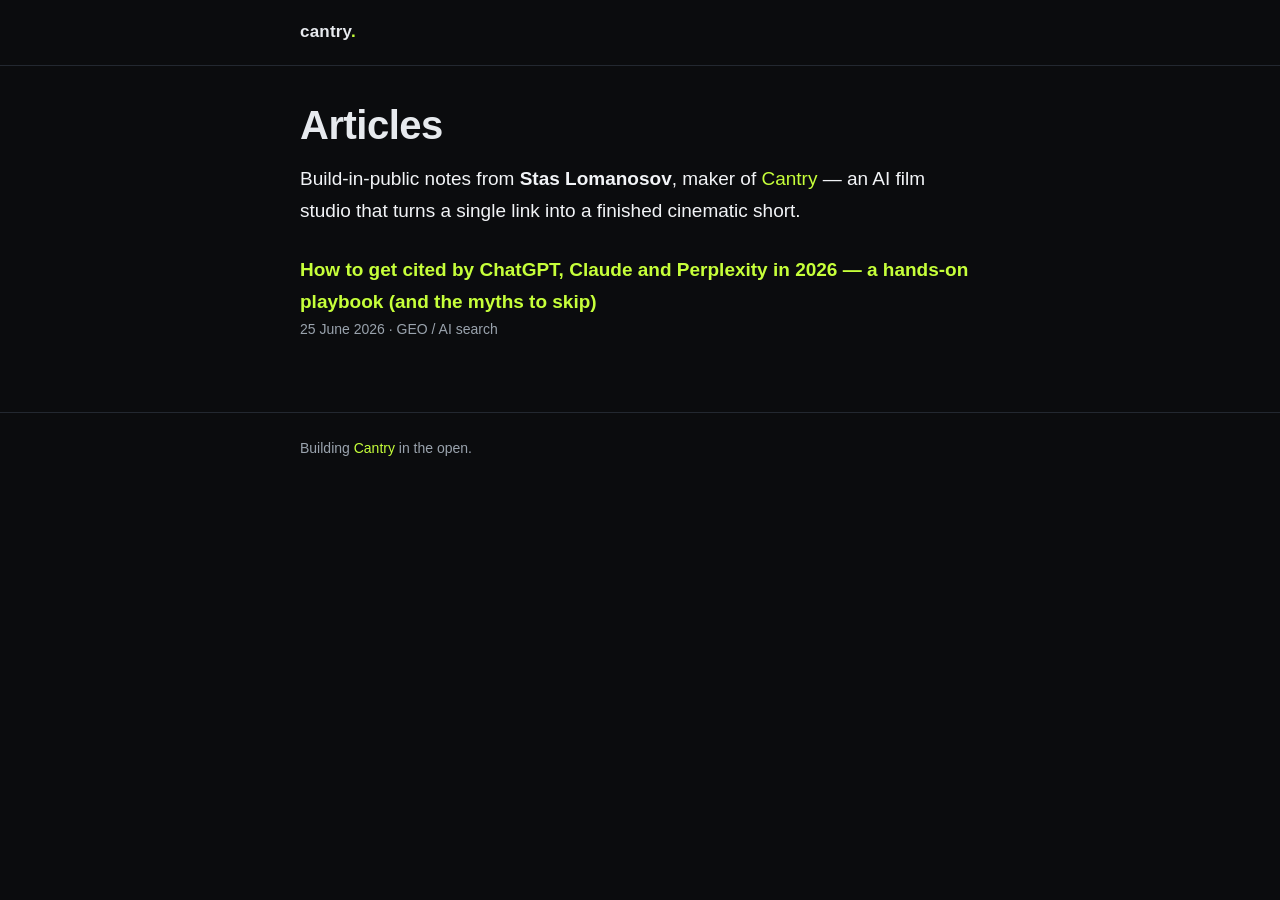
<file: docs/index.html>
<!doctype html>
<html lang="en">
<head>
<meta charset="utf-8">
<meta name="viewport" content="width=device-width, initial-scale=1">
<title>Cantry — articles</title>
<meta name="description" content="Build-in-public writing from Stas Lomanosov, maker of Cantry — an AI film studio that turns a single link into a finished cinematic short.">
<meta name="robots" content="index, follow">
<link rel="canonical" href="https://staskuzenkof.github.io/cantry/">
<link rel="stylesheet" href="assets/style.css">
</head>
<body>

<header class="site-header">
  <div class="wrap">
    <a class="brand" href="https://cantry.ai">cantry<span class="dot">.</span></a>
  </div>
</header>

<main>
  <div class="wrap">
    <h1>Articles</h1>
    <p class="lede">Build-in-public notes from <strong>Stas Lomanosov</strong>, maker of <a href="https://cantry.ai">Cantry</a> — an AI film studio that turns a single link into a finished cinematic short.</p>

    <ul class="post-list">
      <li>
        <a href="articles/ai-visibility-2026/">How to get cited by ChatGPT, Claude and Perplexity in 2026 — a hands-on playbook (and the myths to skip)</a>
        <span class="meta">25 June 2026 · GEO / AI search</span>
      </li>
    </ul>
  </div>
</main>

<footer class="site-footer">
  <div class="wrap">
    <p>Building <a href="https://cantry.ai">Cantry</a> in the open.</p>
  </div>
</footer>

</body>
</html>
</file>
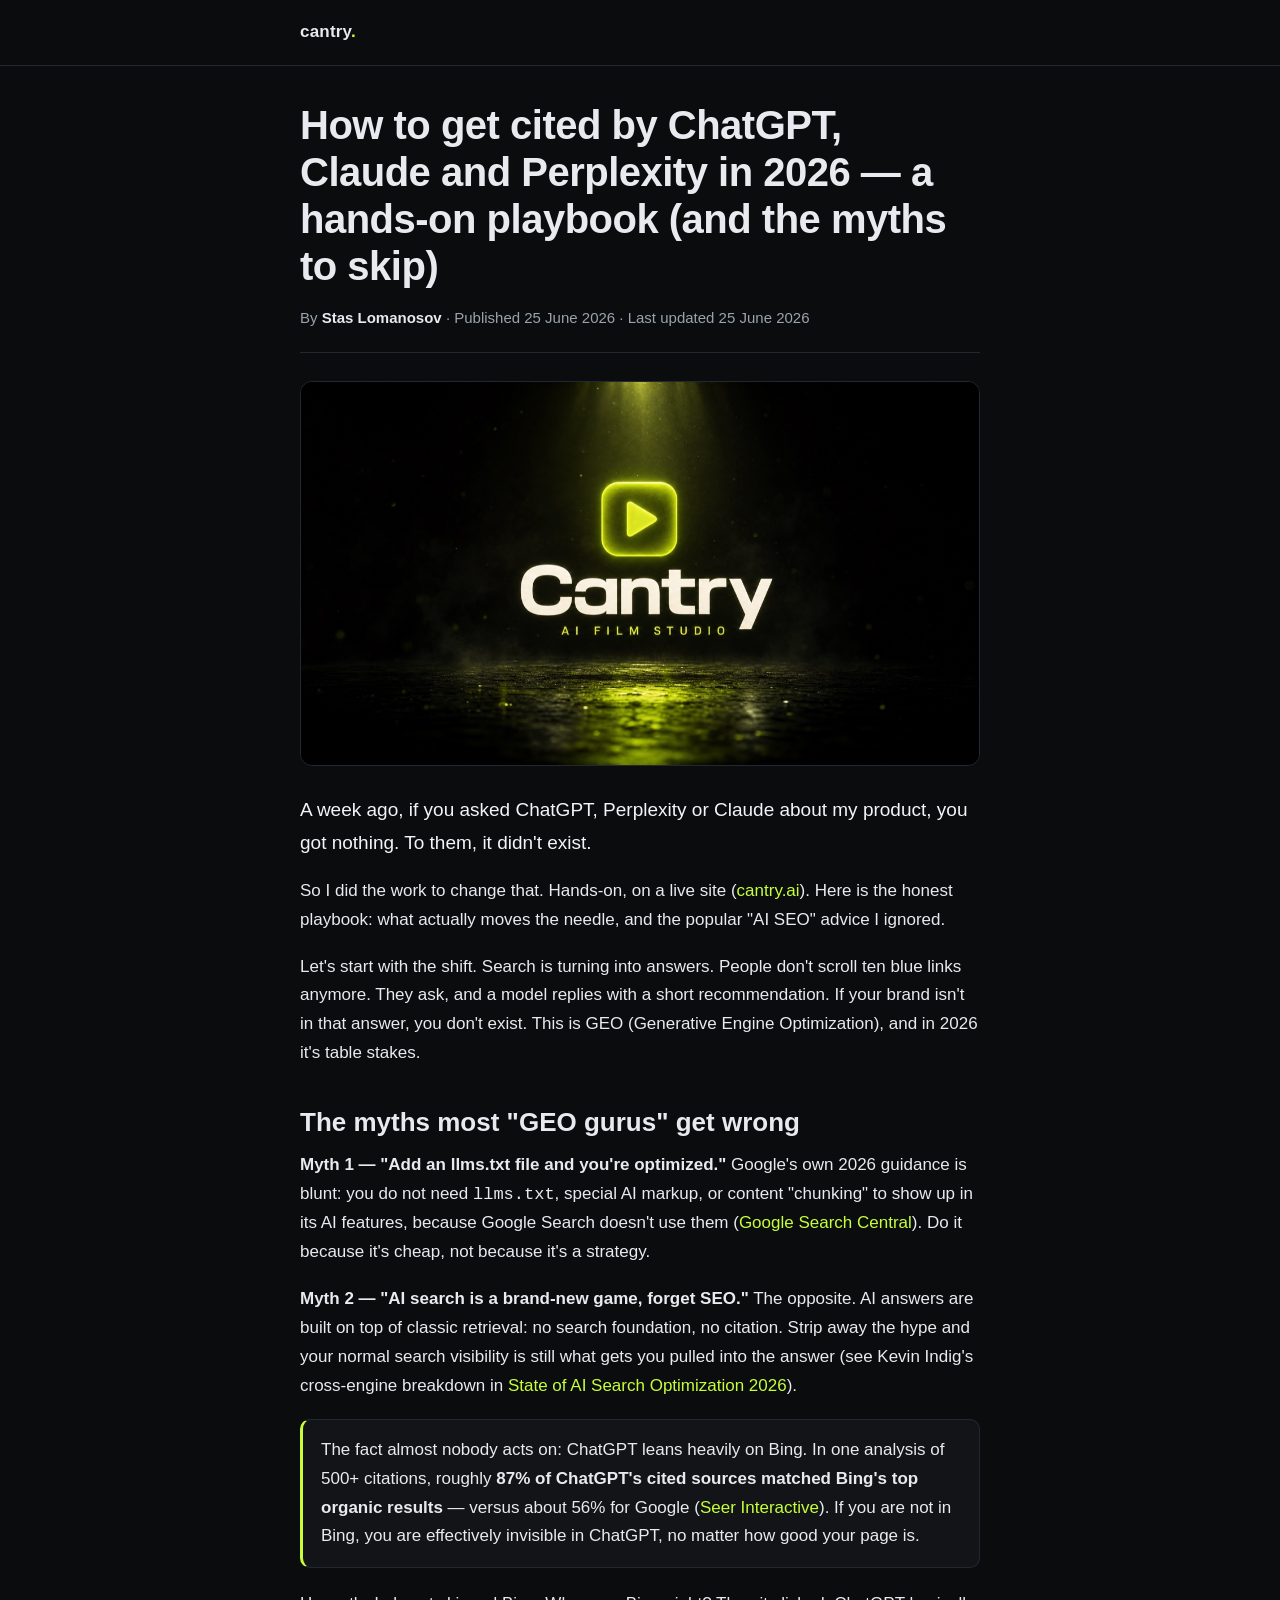
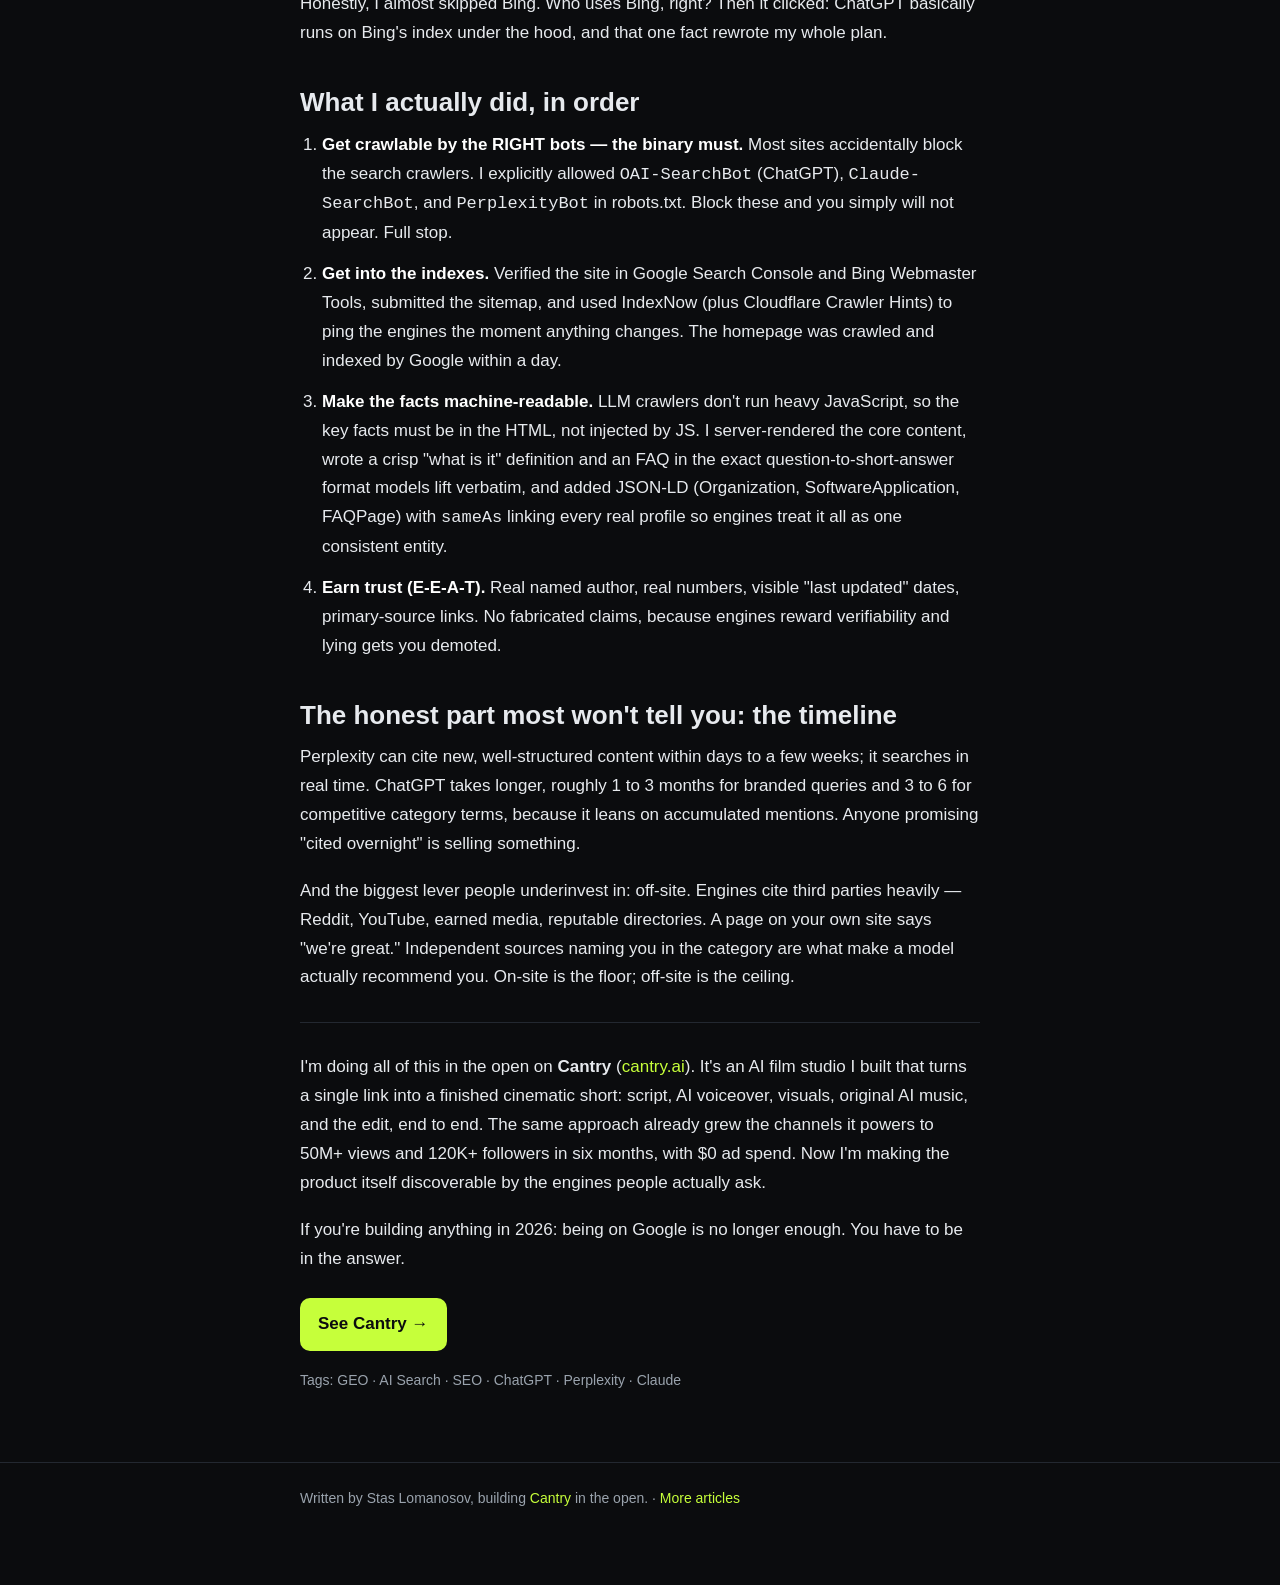
<file: docs/articles/ai-visibility-2026/index.html>
<!doctype html>
<html lang="en">
<head>
<meta charset="utf-8">
<meta name="viewport" content="width=device-width, initial-scale=1">
<title>How to get cited by ChatGPT, Claude and Perplexity in 2026 — a hands-on playbook | Cantry</title>
<meta name="description" content="A hands-on GEO playbook from a live site (cantry.ai): what actually gets a brand named and cited by ChatGPT, Claude and Perplexity in 2026 — and the popular AI-SEO myths to skip.">
<meta name="robots" content="index, follow, max-image-preview:large">
<meta name="author" content="Stas Lomanosov">
<link rel="canonical" href="https://staskuzenkof.github.io/cantry/articles/ai-visibility-2026/">
<link rel="stylesheet" href="../../assets/style.css">

<meta property="og:type" content="article">
<meta property="og:title" content="How to get cited by ChatGPT, Claude and Perplexity in 2026 — a hands-on playbook">
<meta property="og:description" content="The honest GEO playbook from a live site: what moves the needle for AI-search visibility, and the myths to skip.">
<meta property="og:url" content="https://staskuzenkof.github.io/cantry/articles/ai-visibility-2026/">
<meta property="og:site_name" content="Cantry">
<meta property="og:image" content="https://staskuzenkof.github.io/cantry/articles/ai-visibility-2026/cover.jpg">
<meta name="twitter:card" content="summary_large_image">
<meta name="twitter:image" content="https://staskuzenkof.github.io/cantry/articles/ai-visibility-2026/cover.jpg">

<script type="application/ld+json">
{
  "@context": "https://schema.org",
  "@type": "Article",
  "headline": "How to get cited by ChatGPT, Claude and Perplexity in 2026 — a hands-on playbook (and the myths to skip)",
  "description": "A hands-on GEO playbook from a live site (cantry.ai): what actually gets a brand named and cited by ChatGPT, Claude and Perplexity in 2026, and the popular AI-SEO myths to skip.",
  "datePublished": "2026-06-25",
  "dateModified": "2026-06-25",
  "image": "https://staskuzenkof.github.io/cantry/articles/ai-visibility-2026/cover.jpg",
  "inLanguage": "en",
  "author": {
    "@type": "Person",
    "name": "Stas Lomanosov",
    "url": "https://www.linkedin.com/in/staskuzenkov",
    "sameAs": [
      "https://www.linkedin.com/in/staskuzenkov",
      "https://github.com/StasKuzenkof"
    ]
  },
  "publisher": {
    "@type": "Organization",
    "name": "Cantry",
    "url": "https://cantry.ai"
  },
  "mainEntityOfPage": {
    "@type": "WebPage",
    "@id": "https://staskuzenkof.github.io/cantry/articles/ai-visibility-2026/"
  },
  "about": ["Generative Engine Optimization", "AI search", "Search engine optimization"],
  "keywords": "GEO, Generative Engine Optimization, AI search, ChatGPT, Perplexity, Claude, SEO, AI visibility"
}
</script>
</head>
<body>

<header class="site-header">
  <div class="wrap">
    <a class="brand" href="https://cantry.ai">cantry<span class="dot">.</span></a>
  </div>
</header>

<main>
  <article class="wrap">
    <h1>How to get cited by ChatGPT, Claude and Perplexity in 2026 — a hands-on playbook (and the myths to skip)</h1>

    <p class="byline">
      By <strong>Stas Lomanosov</strong> · Published 25 June 2026 · Last updated 25 June 2026
    </p>

    <img class="hero" src="cover.jpg" width="1200" height="678" alt="Cantry — AI film studio" loading="eager">

    <p class="lede">A week ago, if you asked ChatGPT, Perplexity or Claude about my product, you got nothing. To them, it didn't exist.</p>

    <p>So I did the work to change that. Hands-on, on a live site (<a href="https://cantry.ai">cantry.ai</a>). Here is the honest playbook: what actually moves the needle, and the popular "AI SEO" advice I ignored.</p>

    <p>Let's start with the shift. Search is turning into answers. People don't scroll ten blue links anymore. They ask, and a model replies with a short recommendation. If your brand isn't in that answer, you don't exist. This is GEO (Generative Engine Optimization), and in 2026 it's table stakes.</p>

    <h2>The myths most "GEO gurus" get wrong</h2>

    <p><strong>Myth 1 — "Add an llms.txt file and you're optimized."</strong> Google's own 2026 guidance is blunt: you do not need <code>llms.txt</code>, special AI markup, or content "chunking" to show up in its AI features, because Google Search doesn't use them (<a href="https://developers.google.com/search/docs/fundamentals/ai-optimization-guide" rel="nofollow noopener" target="_blank">Google Search Central</a>). Do it because it's cheap, not because it's a strategy.</p>

    <p><strong>Myth 2 — "AI search is a brand-new game, forget SEO."</strong> The opposite. AI answers are built on top of classic retrieval: no search foundation, no citation. Strip away the hype and your normal search visibility is still what gets you pulled into the answer (see Kevin Indig's cross-engine breakdown in <a href="https://www.growth-memo.com/p/state-of-ai-search-optimization-2026" rel="nofollow noopener" target="_blank">State of AI Search Optimization 2026</a>).</p>

    <div class="callout">
      <p style="margin:0">The fact almost nobody acts on: ChatGPT leans heavily on Bing. In one analysis of 500+ citations, roughly <strong>87% of ChatGPT's cited sources matched Bing's top organic results</strong> — versus about 56% for Google (<a href="https://www.seerinteractive.com/insights/87-percent-of-searchgpt-citations-match-bings-top-results" rel="nofollow noopener" target="_blank">Seer Interactive</a>). If you are not in Bing, you are effectively invisible in ChatGPT, no matter how good your page is.</p>
    </div>

    <p>Honestly, I almost skipped Bing. Who uses Bing, right? Then it clicked: ChatGPT basically runs on Bing's index under the hood, and that one fact rewrote my whole plan.</p>

    <h2>What I actually did, in order</h2>

    <ol>
      <li><strong>Get crawlable by the RIGHT bots — the binary must.</strong> Most sites accidentally block the search crawlers. I explicitly allowed <code>OAI-SearchBot</code> (ChatGPT), <code>Claude-SearchBot</code>, and <code>PerplexityBot</code> in robots.txt. Block these and you simply will not appear. Full stop.</li>
      <li><strong>Get into the indexes.</strong> Verified the site in Google Search Console and Bing Webmaster Tools, submitted the sitemap, and used IndexNow (plus Cloudflare Crawler Hints) to ping the engines the moment anything changes. The homepage was crawled and indexed by Google within a day.</li>
      <li><strong>Make the facts machine-readable.</strong> LLM crawlers don't run heavy JavaScript, so the key facts must be in the HTML, not injected by JS. I server-rendered the core content, wrote a crisp "what is it" definition and an FAQ in the exact question-to-short-answer format models lift verbatim, and added JSON-LD (Organization, SoftwareApplication, FAQPage) with <code>sameAs</code> linking every real profile so engines treat it all as one consistent entity.</li>
      <li><strong>Earn trust (E-E-A-T).</strong> Real named author, real numbers, visible "last updated" dates, primary-source links. No fabricated claims, because engines reward verifiability and lying gets you demoted.</li>
    </ol>

    <h2>The honest part most won't tell you: the timeline</h2>

    <p>Perplexity can cite new, well-structured content within days to a few weeks; it searches in real time. ChatGPT takes longer, roughly 1 to 3 months for branded queries and 3 to 6 for competitive category terms, because it leans on accumulated mentions. Anyone promising "cited overnight" is selling something.</p>

    <p>And the biggest lever people underinvest in: off-site. Engines cite third parties heavily — Reddit, YouTube, earned media, reputable directories. A page on your own site says "we're great." Independent sources naming you in the category are what make a model actually recommend you. On-site is the floor; off-site is the ceiling.</p>

    <hr class="sep">

    <p>I'm doing all of this in the open on <strong>Cantry</strong> (<a href="https://cantry.ai">cantry.ai</a>). It's an AI film studio I built that turns a single link into a finished cinematic short: script, AI voiceover, visuals, original AI music, and the edit, end to end. The same approach already grew the channels it powers to 50M+ views and 120K+ followers in six months, with $0 ad spend. Now I'm making the product itself discoverable by the engines people actually ask.</p>

    <p>If you're building anything in 2026: being on Google is no longer enough. You have to be in the answer.</p>

    <p><a class="cta" href="https://cantry.ai">See Cantry →</a></p>

    <p class="tags">Tags: GEO · AI Search · SEO · ChatGPT · Perplexity · Claude</p>
  </article>
</main>

<footer class="site-footer">
  <div class="wrap">
    <p>Written by Stas Lomanosov, building <a href="https://cantry.ai">Cantry</a> in the open. ·
    <a href="../../">More articles</a></p>
  </div>
</footer>

</body>
</html>
</file>
<file: docs/assets/style.css>
/* Cantry articles — dark UI, lime accent. Dependency-free, mobile-first. */
:root {
  --bg: #0b0c0e;
  --panel: #121417;
  --text: #e7eaee;
  --muted: #9aa3ad;
  --line: #232830;
  --lime: #c6ff3a;
  --lime-dim: #a8df1f;
  --maxw: 720px;
}
* { box-sizing: border-box; }
html { -webkit-text-size-adjust: 100%; }
body {
  margin: 0;
  background: var(--bg);
  color: var(--text);
  font: 17px/1.7 -apple-system, BlinkMacSystemFont, "Segoe UI", Roboto, Helvetica, Arial, sans-serif;
  -webkit-font-smoothing: antialiased;
}
a { color: var(--lime); text-decoration: none; }
a:hover { text-decoration: underline; }
a:focus-visible { outline: 2px solid var(--lime); outline-offset: 2px; border-radius: 2px; }

.wrap { max-width: var(--maxw); margin: 0 auto; padding: 0 20px; }

.site-header {
  border-bottom: 1px solid var(--line);
  padding: 18px 0;
}
.brand { font-weight: 700; letter-spacing: .2px; color: var(--text); }
.brand:hover { text-decoration: none; color: var(--lime); }
.brand .dot { color: var(--lime); }

main { padding: 36px 0 8px; }
h1 {
  font-size: clamp(26px, 5.4vw, 40px);
  line-height: 1.18;
  letter-spacing: -.5px;
  margin: 0 0 14px;
}
h2 {
  font-size: clamp(20px, 3.6vw, 26px);
  line-height: 1.25;
  margin: 38px 0 12px;
}
.byline {
  color: var(--muted);
  font-size: 15px;
  margin: 0 0 28px;
  padding-bottom: 22px;
  border-bottom: 1px solid var(--line);
}
.byline strong { color: var(--text); font-weight: 600; }
.hero {
  display: block;
  width: 100%;
  height: auto;
  border: 1px solid var(--line);
  border-radius: 12px;
  margin: 0 0 28px;
}
.lede { font-size: 19px; color: #f2f4f7; }
p { margin: 0 0 18px; }
ol, ul { margin: 0 0 18px; padding-left: 22px; }
li { margin: 0 0 12px; }
li strong { color: #fff; }
hr.sep { border: 0; border-top: 1px solid var(--line); margin: 30px 0; }

.callout {
  background: var(--panel);
  border: 1px solid var(--line);
  border-left: 3px solid var(--lime);
  border-radius: 10px;
  padding: 16px 18px;
  margin: 0 0 22px;
}

.cta {
  display: inline-block;
  margin-top: 6px;
  background: var(--lime);
  color: #0b0c0e;
  font-weight: 700;
  padding: 12px 18px;
  border-radius: 10px;
}
.cta:hover { background: var(--lime-dim); text-decoration: none; }

.site-footer {
  margin-top: 44px;
  border-top: 1px solid var(--line);
  padding: 24px 0 56px;
  color: var(--muted);
  font-size: 14px;
}
.tags { color: var(--muted); font-size: 14px; margin-top: 10px; }

/* index list */
.post-list { list-style: none; padding: 0; margin: 26px 0 0; }
.post-list li { margin: 0 0 18px; }
.post-list a { font-size: 19px; font-weight: 600; }
.post-list .meta { display: block; color: var(--muted); font-size: 14px; font-weight: 400; }
</file>
